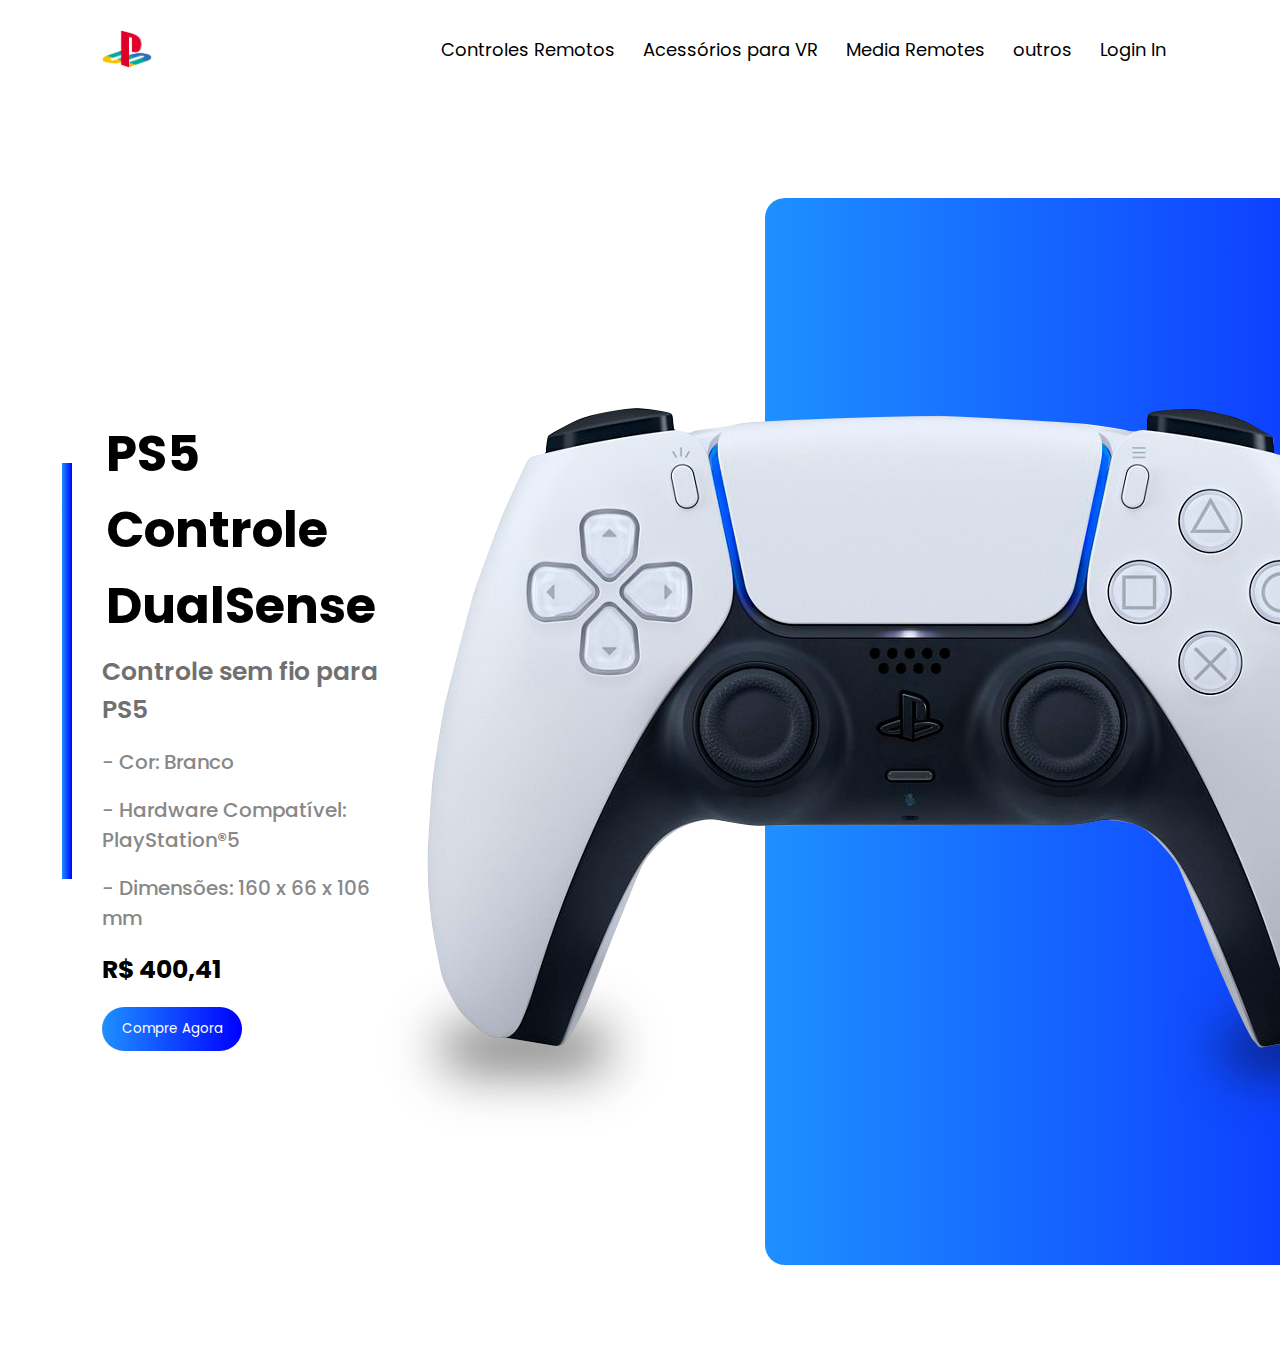
<file: index.html>
<!DOCTYPE html>
<html lang="PT-BR">
    
    <head>
    <meta charset="UTF-8">
    <title>PS5</title>
    <link rel="shortcut icon" href="imagens/controle.png">
    <link rel="stylesheet" href="game.css">
    <link href="https://fonts.googleapis.com/css2?family=Poppins:ital,wght@0,200;0,600;0,700;1,300&display=swap" rel="stylesheet">
    </head>
   
<body>
    <div class="container">
    <div class="navbar">
        <img src="imagens/logo.png" class="logo">
        <nav>
            <ul>
                <li><a href="">Controles Remotos</a></li>
                <li><a href="">Acessórios para VR</a></li>
                <li><a href="">Media Remotes</a></li>
                <li><a href="">outros</a></li>
                <li><a href="index2.html">Login In</a></li>
            </ul>
        </nav>
    </div>

    <div class="row">
        <div class="col-1">
            <h2>PS5<br>Controle<br>DualSense</h2>
            <h3>Controle sem fio para PS5</h3>
            <p>- Cor: Branco</p>
            <p>- Hardware Compatível: PlayStation®5</p>
            <p>- Dimensões: 160 x 66 x 106 mm</p>
            <h4>R$ 400,41</h4>
            <button type="button">Compre Agora<img src="imagens/arrow.png"></button>
        </div>
        <div class="col-2">
            <img src="imagens/controle.png" class="controle">
            <div class="color-box"></div>
            <div class="add-btn">
            <img src="imagens/add.png">
            <p><small>adicionar no carrinho</small></p>
        </div>
        
    </body>
</html>
</file>
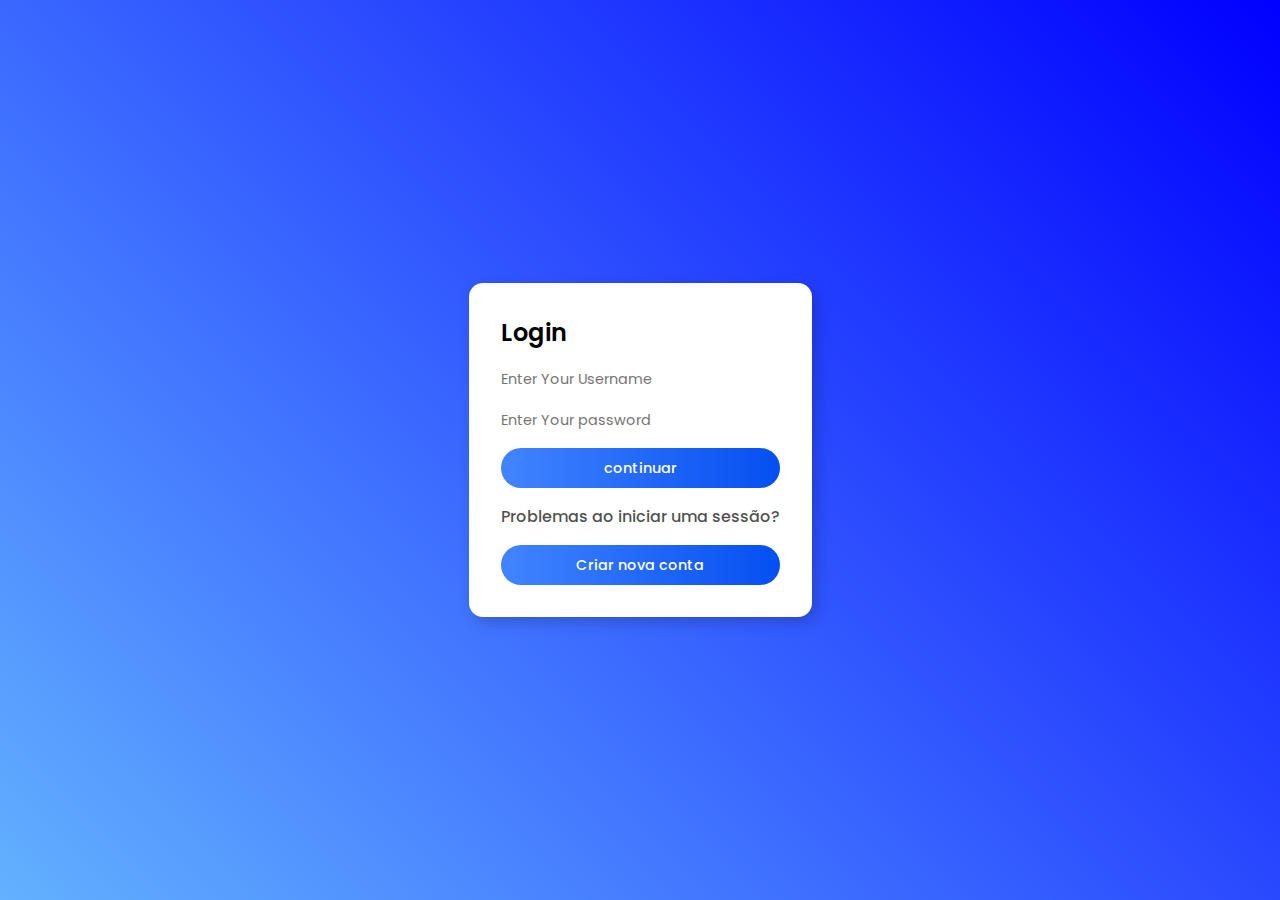
<file: index2.html>
<!DOCTYPE html>
<html lang="PT-BR">
    
    <head>
    <meta charset="UTF-8">
    <title>Login Form</title>
    <link rel="shortcut icon" href="imagens/logo-azul.png">
    <link rel="stylesheet" href="style.css">
    <link href="https://fonts.googleapis.com/css2?family=Poppins:ital,wght@0,200;0,600;0,700;1,300&display=swap" rel="stylesheet">
    </head>

    <body>
        
         <main class="container">
             <h2>Login</h2>
            <form action="">
            <div class="input-field">
                <input type="text" name="username" id="username" placeholder="Enter Your Username">
                <div class="underline"></div>
            </div>
            <div class="input-field">
                <input type="password" name="password" id="password" placeholder="Enter Your password">
                <div class="underline"></div>

                <input type="submit" value="continuar">

        </form>
        <div class="Nova-conta">
            <span>Problemas ao iniciar uma sessão?</span>

            <input type="submit" value="Criar nova conta">
        </div>
        </main>

        

    </body>
    </html>
</file>
<file: game.css>
*{
    margin: 0;
    padding: 0;
    font-family: 'Poppins', sans-serif;
}

.container{
    width: 100%;
    min-height: 100vh;
    padding-left: 8%;
    padding-right: 8%;
    box-sizing: border-box;
    overflow: hidden;
}

.navbar{
    width: 100%;
    display: flex;
    align-items: center;
}

.logo{
    width: 50px;
    cursor: pointer;
    margin: 30px 0;
}

.menu-icon{
    width: 25px;
    cursor: pointer;
    display: none;
}

nav{
    flex: 1;
    text-align: right;
}

nav ul li{
    list-style: none;
    display: inline-block;
    padding: 8px 12px;
    position: relative;
}

nav ul li a{
    text-decoration: none;
    color:black;
    font-size: 18px;
    font-weight: 400;
}

nav ul li a:hover{
    color: #1E90FF;
}

.row{
    display: flex;
    justify-content: space-between;
    align-items: center;
    margin: 100px 0;
}

.col-1{
    flex-basis: 30%;
    position: relative;
}

.col-1 h2{
    font-size: 50px;
    margin: 4px 4px;
    
}

.col-1 h3{
    font-size: 25px;
    color: #707070;
    font-weight: 600;
    margin: 9px 0 9px;
}

.col-1 p{
    font-size: 16px;
    color: #888888;
    font-weight: 100;
}

.col-1 h4{
    margin: 18px 0;
    font-size: 25px;
}

.col-1 p{
    margin: 18px 0;
    font-size: 20px;
    font-weight: 500;
}

button{
    width: 140px;
    border: 0;
    padding: 12px 10px;
    outline: none;
    color: #fff;
    background: linear-gradient(to right, #1E90FF, #0000FF);
    border-radius: 70px;
    cursor: pointer;
    transform: width 0.5s;
}

button img{
    width: 30px;
    display: none;
}

button:hover img{
    display: block;
}

button:hover{
    width: 160px;
    display: flex;
    align-items: center;
    justify-content: space-between;
    box-shadow: 12px 10px #79bcff;
}
    
.col-1::after{
    content: '';
    width: 10px;
    height: 65%;
    background: linear-gradient(to right, #1E90FF, #0000FF);
    position: absolute;
    left: -40px;
    top: 8%;
    
}
    
.col-2{
    position: relative;
    flex-basis: 60%;
    display: flex;
    align-items: center;
}

.col-2 .contole{
    width: 60%;
}

.color-box{
    position: absolute;
    right: 0;
    top: 0;
    background: linear-gradient(to right, #1E90FF, #0000FF);
    border-radius: 20px 0 0 20px;
    height: 100%;
    width: 80%;
    z-index: -1;
    transform: translateX(150px)
}

.add-btn img{
    width: 50px;
    margin-bottom: 5px;
    margin-left: 10px;
    
}

.add-btn{
    text-align: center;
    color: white;
    cursor: pointer;
    margin-left: 40px;
}
</file>
<file: style.css>
*{
        margin: 0;
        border: 0;
        padding: 0;
        box-sizing: border-box;
        font-family: "Poppins", sans-serif;
}

body{
        background:linear-gradient(45deg, #63b1ff, #0000FF);
        background-repeat: no-repeat;
        min-height: 100vh;
        min-width: 100vh;
        display: flex;
        align-items: center;
        justify-content: center;
}

main.container{
        background: white ;
        max-width: 350px;
        min-height: 35vh;
        padding: 2rem;
        box-shadow: 5px 5px 15px rgba(0, 0, 0, 0.2);
        border-radius: 14px;
}

main h2{
        font-weight: 600;
        margin-bottom: 1rem;
        position: relative;
}

main h2 ::before{
        content: '';
        position: absolute;
    
 
}

.input-field{
        margin-top: 1rem;
        position: relative;
    
}


.input-field input{
        position: relative;
        outline: none;
        font-size: 0.9rem;
        color: rgba(0, 0, 0, 0.7);
        
}

.input-fild input ::placeholder{
    color: rgba(0, 0, 0, 0.5);
}

    
        form input[type="submit"]{
        width: 100%;
        height: 40px ;
        margin-top: 1rem;
        padding: 0.4rem;
        background: linear-gradient(to left, #044ff1, #4284ff);
        border-radius: 25px;
        cursor: pointer;
        color: white;
        font-size: 0.9rem;
        font-weight: 500;
        transition: all 0.3s ease;
        
    }
    
    form input[type="submit"]:hover{
        letter-spacing: 0.5px;
        background: linear-gradient(to left, #044ff1, #4284ff);
        
    }

    .footer{
        display: flex ;
        flex-direction: column;
        margin-top: 1rem;
    }


    .Nova-conta span{
        display: flex;
        flex-direction: column;
        margin-top: 1rem;
        color: rgba(0, 0, 0, 0.7);
        font-weight: 500;
    
    }
</file>
